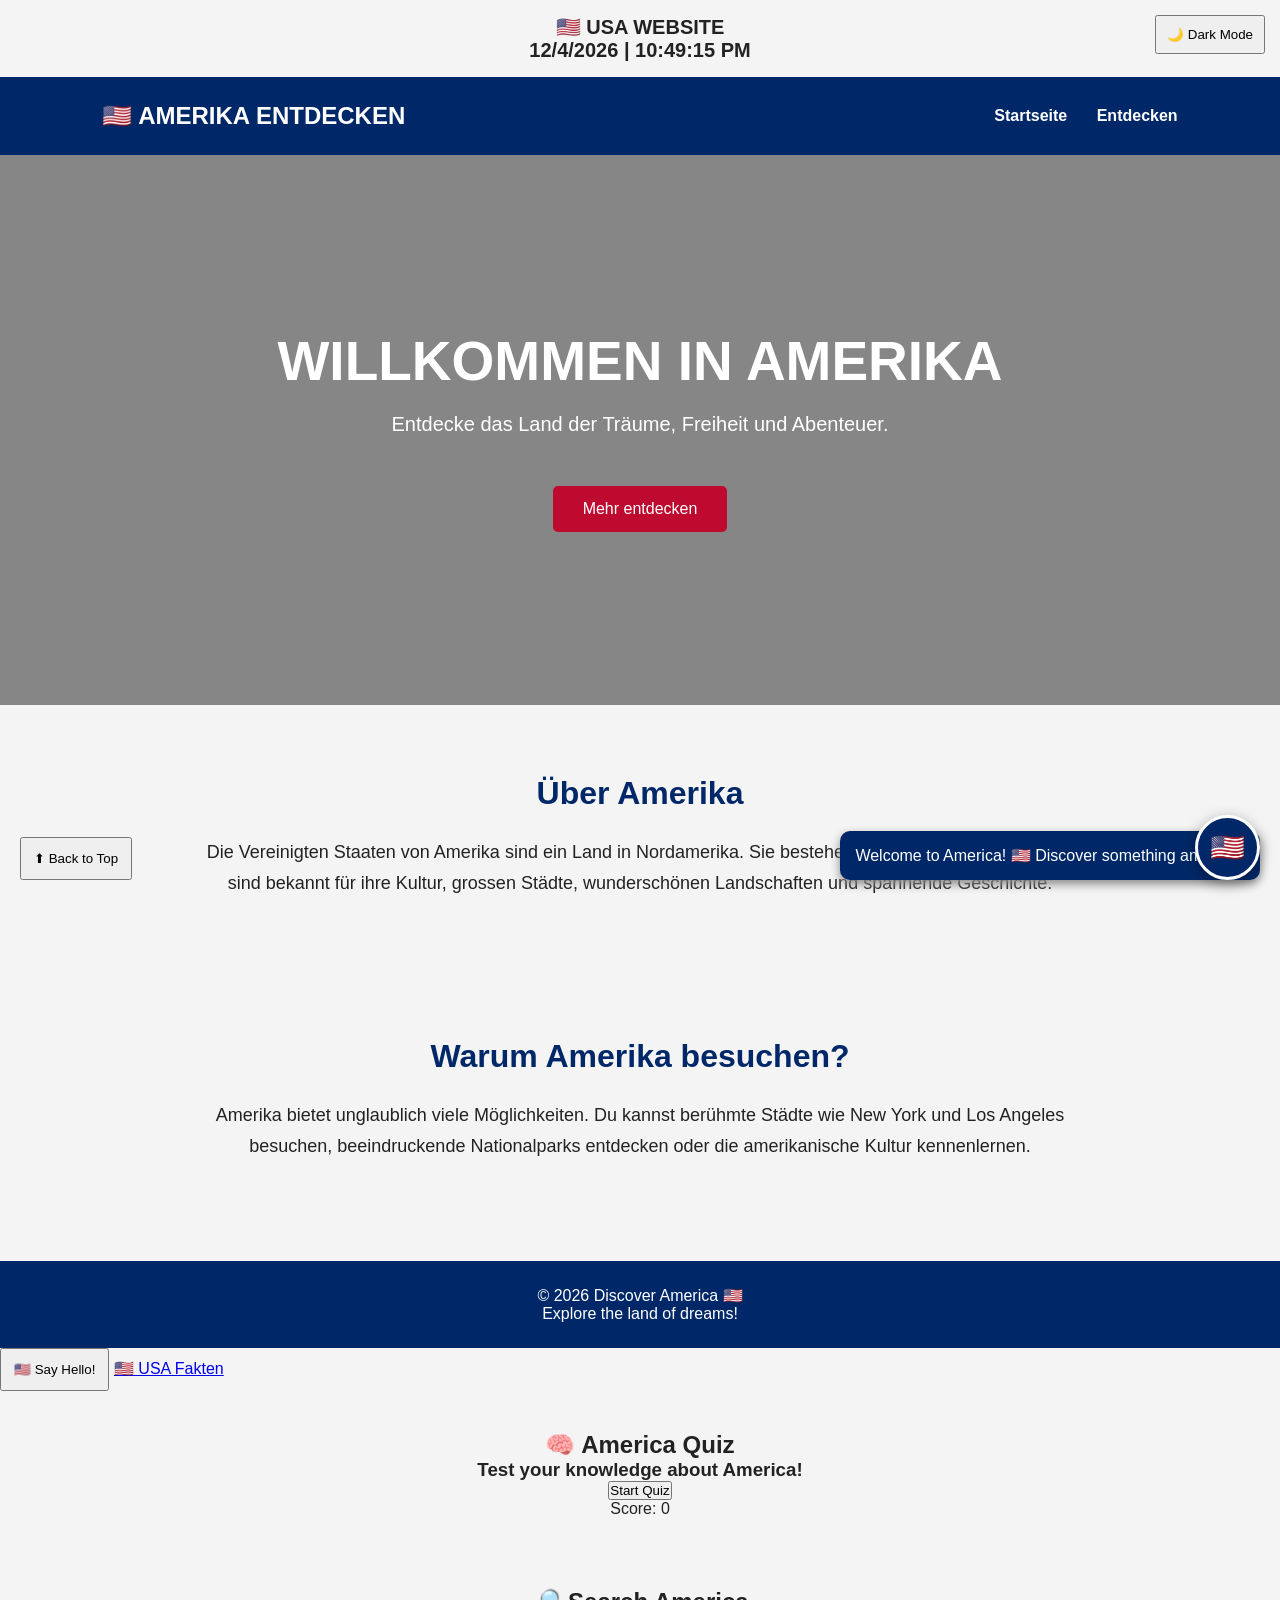
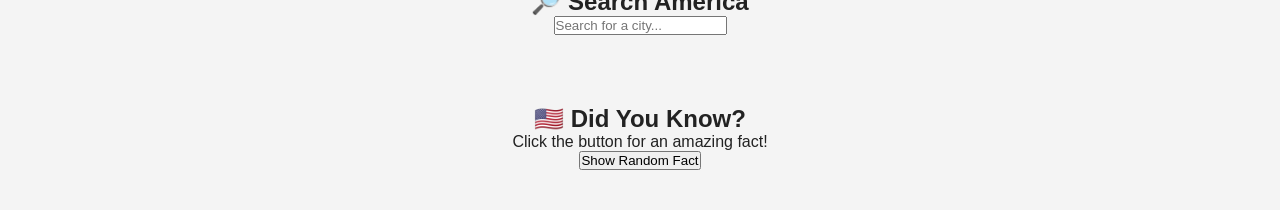
<file: index.html>
<!DOCTYPE html>
<html lang="de">

<head>
    <meta charset="UTF-8">
    <meta name="viewport" content="width=device-width, initial-scale=1.0">

    <title>Amerika entdecken - Startseite</title>

    <link rel="stylesheet" href="style.css">
</head>

<body>

<header>

    <h1>🇺🇸 AMERIKA ENTDECKEN</h1>

    <nav>
        <a href="index.html">Startseite</a>
        <a href="page2.html">Entdecken</a>
    </nav>

</header>

<section class="hero">

    <div>

        <h2>WILLKOMMEN IN AMERIKA</h2>

        <p>
            Entdecke das Land der Träume, Freiheit und Abenteuer.
        </p>

        <a href="page2.html" class="btn">
            Mehr entdecken
        </a>

    </div>

</section>

<section class="intro">

    <h2>Über Amerika</h2>

    <p>
        Die Vereinigten Staaten von Amerika sind ein Land
        in Nordamerika. Sie bestehen aus 50 Bundesstaaten
        und sind bekannt für ihre Kultur, grossen Städte,
        wunderschönen Landschaften und spannende Geschichte.
    </p>

</section>

<section class="intro">

    <h2>Warum Amerika besuchen?</h2>

    <p>
        Amerika bietet unglaublich viele Möglichkeiten.
        Du kannst berühmte Städte wie New York und Los Angeles
        besuchen, beeindruckende Nationalparks entdecken
        oder die amerikanische Kultur kennenlernen.
    </p>

</section>

<footer>

    <p>
        © 2026 Amerika entdecken | Mit ❤️ erstellt
    </p>

</footer>

<!-- JavaScript -->

<script src="script.js"></script>
<script src="america-ai.js"></script>

</body>
</html>
<a href="fakten.html">🇺🇸 USA Fakten</a>
</file>
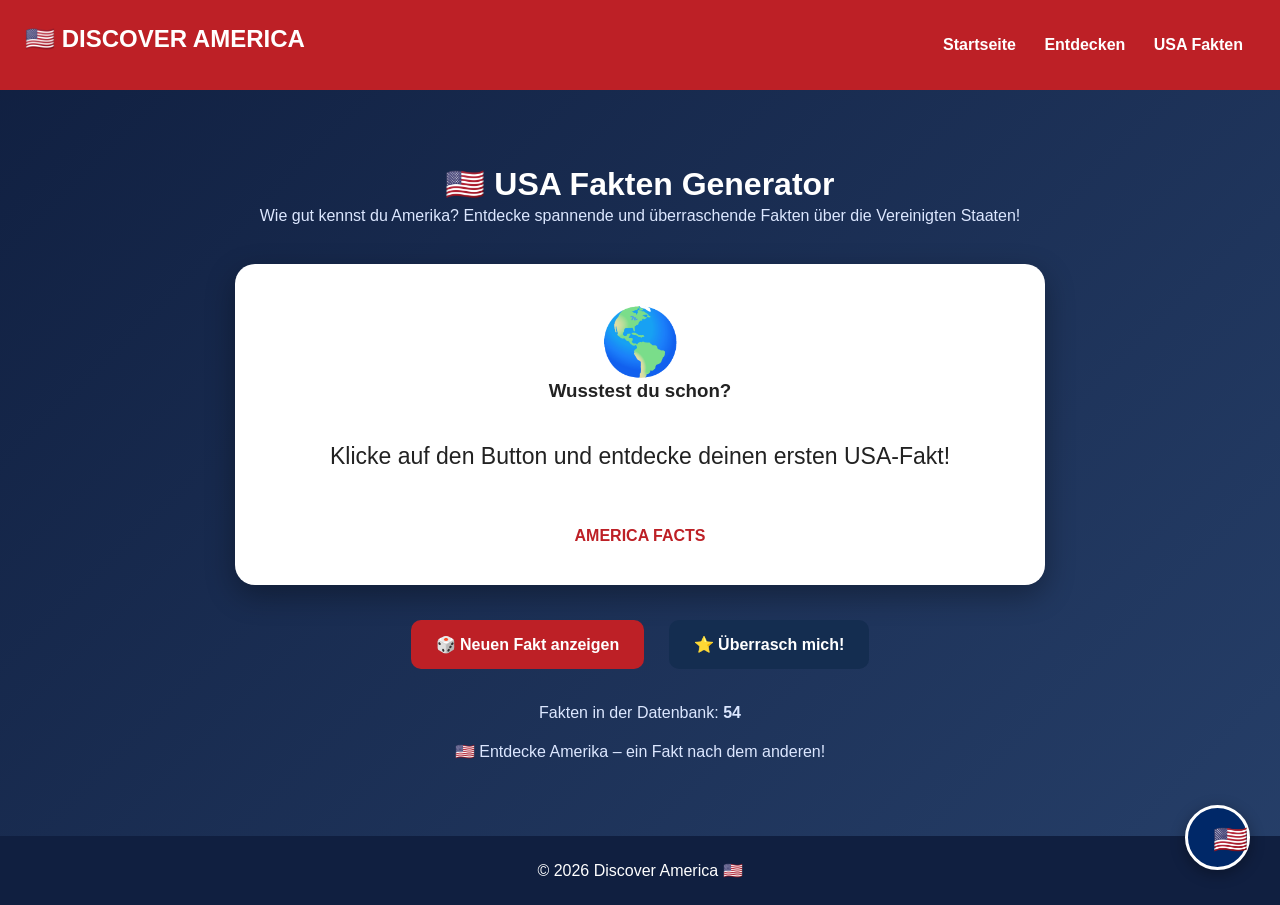
<file: fakten über usa.html>
<!DOCTYPE html>
<html lang="de">
<head>
<meta charset="UTF-8">
<meta name="viewport" content="width=device-width, initial-scale=1.0">
<title>USA Fakten Generator 🇺🇸</title>

<link rel="stylesheet" href="style.css">

<style>
* {
    box-sizing: border-box;
}

body {
    margin: 0;
    font-family: Arial, sans-serif;
    background: linear-gradient(135deg, #101f40, #263f69);
    color: white;
    min-height: 100vh;
}

header {
    background: #bd2026;
    padding: 25px;
    text-align: center;
}

header h1 {
    margin: 0 0 12px;
}

nav a {
    color: white;
    text-decoration: none;
    margin: 0 12px;
    font-weight: bold;
}

.container {
    max-width: 850px;
    margin: 55px auto;
    padding: 20px;
    text-align: center;
}

.container h2 {
    font-size: 32px;
}

.subtitle {
    color: #dce7ff;
    line-height: 1.6;
}

.fact-box {
    background: white;
    color: #222;
    padding: 40px 25px;
    border-radius: 20px;
    margin-top: 35px;
    box-shadow: 0 10px 30px #0005;
    transition: transform .3s;
}

.fact-box:hover {
    transform: translateY(-5px);
}

.fact-icon {
    font-size: 65px;
}

#fact {
    font-size: 23px;
    line-height: 1.6;
    min-height: 110px;
    display: flex;
    justify-content: center;
    align-items: center;
}

#category {
    color: #bd2026;
    font-weight: bold;
    margin-top: 15px;
}

button {
    border: none;
    border-radius: 10px;
    padding: 15px 25px;
    margin: 10px;
    font-size: 16px;
    font-weight: bold;
    cursor: pointer;
    transition: .2s;
}

button:hover {
    transform: scale(1.05);
}

.new-fact {
    background: #bd2026;
    color: white;
}

.random-fact {
    background: #142d50;
    color: white;
}

.counter {
    margin-top: 25px;
    color: #dce7ff;
}

footer {
    text-align: center;
    padding: 25px;
    margin-top: 50px;
    background: #101f40;
}

@media(max-width:600px) {
    .container h2 {
        font-size: 25px;
    }

    #fact {
        font-size: 19px;
    }

    .fact-box {
        padding: 25px 15px;
    }
}
</style>
</head>

<body>

<header>
    <h1>🇺🇸 DISCOVER AMERICA</h1>

    <nav>
        <a href="index.html">Startseite</a>
        <a href="page2.html">Entdecken</a>
        <a href="fakten.html">USA Fakten</a>
    </nav>
</header>

<div class="container">

    <h2>🇺🇸 USA Fakten Generator</h2>

    <p class="subtitle">
        Wie gut kennst du Amerika?
        Entdecke spannende und überraschende Fakten
        über die Vereinigten Staaten!
    </p>

    <div class="fact-box">

        <div class="fact-icon" id="icon">
            🌎
        </div>

        <h3>Wusstest du schon?</h3>

        <p id="fact">
            Klicke auf den Button und entdecke deinen ersten USA-Fakt!
        </p>

        <div id="category">
            AMERICA FACTS
        </div>

    </div>

    <div style="margin-top:25px">

        <button class="new-fact" onclick="neuerFakt()">
            🎲 Neuen Fakt anzeigen
        </button>

        <button class="random-fact" onclick="zufallsFakt()">
            ⭐ Überrasch mich!
        </button>

    </div>

    <div class="counter">
        Fakten in der Datenbank:
        <strong id="anzahl">0</strong>
    </div>

    <p style="color:#dce7ff;margin-top:20px">
        🇺🇸 Entdecke Amerika – ein Fakt nach dem anderen!
    </p>

</div>

<footer>
    © 2026 Discover America 🇺🇸
</footer>

<script>

const fakten = [

{
icon:"🗽",
category:"NEW YORK",
text:"Die Freiheitsstatue war ein Geschenk Frankreichs an die Vereinigten Staaten."
},

{
icon:"⭐",
category:"ALLGEMEIN",
text:"Die amerikanische Flagge besitzt 50 Sterne. Jeder Stern steht für einen Bundesstaat."
},

{
icon:"🏛️",
category:"POLITIK",
text:"Washington, D.C. ist die Hauptstadt der Vereinigten Staaten."
},

{
icon:"🌵",
category:"NATUR",
text:"Alaska ist flächenmässig der grösste Bundesstaat der USA."
},

{
icon:"🌺",
category:"INSELN",
text:"Hawaii ist der einzige US-Bundesstaat, der vollständig aus Inseln besteht."
},

{
icon:"🏜️",
category:"NATUR",
text:"Der Grand Canyon wurde über Millionen von Jahren durch Wasser und Erosion geformt."
},

{
icon:"🎬",
category:"HOLLYWOOD",
text:"Hollywood ist ein Stadtteil von Los Angeles und weltberühmt für die Filmindustrie."
},

{
icon:"🌉",
category:"SAN FRANCISCO",
text:"Die Golden Gate Bridge wurde 1937 eröffnet."
},

{
icon:"🎆",
category:"FEIERTAGE",
text:"Der amerikanische Unabhängigkeitstag wird jedes Jahr am 4. Juli gefeiert."
},

{
icon:"🦬",
category:"TIERE",
text:"Der amerikanische Bison ist das Nationaltier der Vereinigten Staaten."
},

{
icon:"🌳",
category:"NEW YORK",
text:"Der Central Park befindet sich mitten in Manhattan."
},

{
icon:"🏙️",
category:"STÄDTE",
text:"New York City besteht aus fünf Stadtteilen, die Boroughs genannt werden."
},

{
icon:"🎢",
category:"FLORIDA",
text:"Walt Disney World befindet sich in der Nähe von Orlando in Florida."
},

{
icon:"🎰",
category:"NEVADA",
text:"Las Vegas ist besonders für seine grossen Hotels und Shows bekannt."
},

{
icon:"🏀",
category:"SPORT",
text:"Die NBA ist die bekannteste professionelle Basketballliga der USA."
},

{
icon:"🏈",
category:"SPORT",
text:"Der Super Bowl ist das Finale der amerikanischen Football-Liga NFL."
},

{
icon:"🗺️",
category:"GEOGRAFIE",
text:"Die USA grenzen an Kanada und Mexiko."
},

{
icon:"🌊",
category:"NATUR",
text:"Der Mississippi gehört zu den längsten Flusssystemen Nordamerikas."
},

{
icon:"🦅",
category:"SYMBOL",
text:"Der Weisskopfseeadler ist das Wappentier der Vereinigten Staaten."
},

{
icon:"🍔",
category:"ESSEN",
text:"Hamburger und Hotdogs gehören zu den bekanntesten Gerichten der amerikanischen Esskultur."
},

{
icon:"🍎",
category:"NEW YORK",
text:"New York City wird oft The Big Apple genannt."
},

{
icon:"🏔️",
category:"BERGE",
text:"Die Rocky Mountains erstrecken sich über einen grossen Teil des westlichen Nordamerikas."
},

{
icon:"🌋",
category:"NATIONALPARKS",
text:"Yellowstone wurde 1872 gegründet und gilt als erster Nationalpark der Welt."
},

{
icon:"🌲",
category:"NATUR",
text:"Der Yosemite-Nationalpark ist für seine riesigen Granitfelsen und Wasserfälle bekannt."
},

{
icon:"🚀",
category:"WELTRAUM",
text:"Die NASA ist die amerikanische Raumfahrtbehörde."
},

{
icon:"🌕",
category:"WELTRAUM",
text:"1969 landeten mit Apollo 11 erstmals Menschen auf dem Mond."
},

{
icon:"🎸",
category:"MUSIK",
text:"Jazz, Blues und viele andere Musikrichtungen haben wichtige Wurzeln in den USA."
},

{
icon:"🦞",
category:"MAINE",
text:"Der Bundesstaat Maine ist besonders für seine Hummer bekannt."
},

{
icon:"🤠",
category:"TEXAS",
text:"Texas ist flächenmässig der zweitgrösste Bundesstaat der USA."
},

{
icon:"🏙️",
category:"CHICAGO",
text:"Chicago liegt am Lake Michigan und ist für seine Architektur bekannt."
},

{
icon:"🌴",
category:"MIAMI",
text:"Miami liegt in Florida und befindet sich an der Atlantikküste."
},

{
icon:"🧀",
category:"WISCONSIN",
text:"Wisconsin ist besonders für seine Käseproduktion bekannt."
},

{
icon:"🍁",
category:"VERMONT",
text:"Vermont ist bekannt für seine Ahornsirup-Produktion."
},

{
icon:"🏛️",
category:"GESCHICHTE",
text:"Die Unabhängigkeitserklärung der USA wurde am 4. Juli 1776 verabschiedet."
},

{
icon:"📜",
category:"GESCHICHTE",
text:"Die Verfassung der Vereinigten Staaten wurde 1787 unterzeichnet."
},

{
icon:"🎃",
category:"FEIERTAGE",
text:"Halloween wird in den USA am 31. Oktober gefeiert."
},

{
icon:"🦃",
category:"FEIERTAGE",
text:"Thanksgiving wird in den USA am vierten Donnerstag im November gefeiert."
},

{
icon:"🏖️",
category:"KALIFORNIEN",
text:"Kalifornien liegt an der Westküste der Vereinigten Staaten."
},

{
icon:"🏙️",
category:"BOSTON",
text:"Boston ist eine der ältesten Grossstädte der USA."
},

{
icon:"🎵",
category:"NEW ORLEANS",
text:"New Orleans in Louisiana ist eng mit der Geschichte des Jazz verbunden."
},

{
icon:"🌽",
category:"IOWA",
text:"Iowa gehört zu den wichtigen landwirtschaftlichen Bundesstaaten der USA."
},

{
icon:"🗻",
category:"NATUR",
text:"Denali in Alaska ist mit rund 6.190 Metern der höchste Berg Nordamerikas."
},

{
icon:"🌉",
category:"SAN FRANCISCO",
text:"Die Golden Gate Bridge ist ungefähr 2,7 Kilometer lang."
},

{
icon:"🏙️",
category:"NEW YORK",
text:"Das Empire State Building wurde 1931 eröffnet."
},

{
icon:"🎥",
category:"FILM",
text:"Die Oscar-Verleihung ist eine der bekanntesten Veranstaltungen der Filmbranche."
},

{
icon:"🚕",
category:"NEW YORK",
text:"Die gelben Taxis gehören zu den bekanntesten Bildern von New York City."
},

{
icon:"🌊",
category:"NATUR",
text:"Die Niagarafälle liegen an der Grenze zwischen den USA und Kanada."
},

{
icon:"🏜️",
category:"ARIZONA",
text:"Der Grand Canyon liegt hauptsächlich im Bundesstaat Arizona."
},

{
icon:"🏰",
category:"FLORIDA",
text:"Florida ist für seine zahlreichen Freizeitparks bekannt."
},

{
icon:"🛣️",
category:"ROUTE 66",
text:"Die historische Route 66 wurde 1926 eingerichtet und verband Chicago mit Santa Monica."
},

{
icon:"🌆",
category:"SEATTLE",
text:"Der Space Needle ist eines der bekanntesten Wahrzeichen von Seattle."
},

{
icon:"🌎",
category:"GEOGRAFIE",
text:"Die USA bestehen aus 50 Bundesstaaten und dem Bundesdistrikt Washington, D.C."
},

{
icon:"🏞️",
category:"NATIONALPARKS",
text:"Der Zion-Nationalpark befindet sich im Bundesstaat Utah."
},

{
icon:"🗽",
category:"NEW YORK",
text:"Die Freiheitsstatue wurde 1886 eingeweiht."
}

];

let letzterFakt = -1;

document.getElementById("anzahl").textContent = fakten.length;

function neuerFakt() {

    if (fakten.length === 0) return;

    let nummer;

    do {
        nummer = Math.floor(Math.random() * fakten.length);
    } while (fakten.length > 1 && nummer === letzterFakt);

    letzterFakt = nummer;

    const fakt = fakten[nummer];

    const box = document.querySelector(".fact-box");

    box.style.opacity = "0";
    box.style.transform = "translateY(10px)";

    setTimeout(() => {

        document.getElementById("icon").textContent = fakt.icon;
        document.getElementById("fact").textContent = fakt.text;
        document.getElementById("category").textContent = fakt.category;

        box.style.opacity = "1";
        box.style.transform = "translateY(0)";

    }, 200);

}

function zufallsFakt() {
    neuerFakt();
}

</script>

<script src="america-ai.js" defer></script>

</body>
</html>
</file>
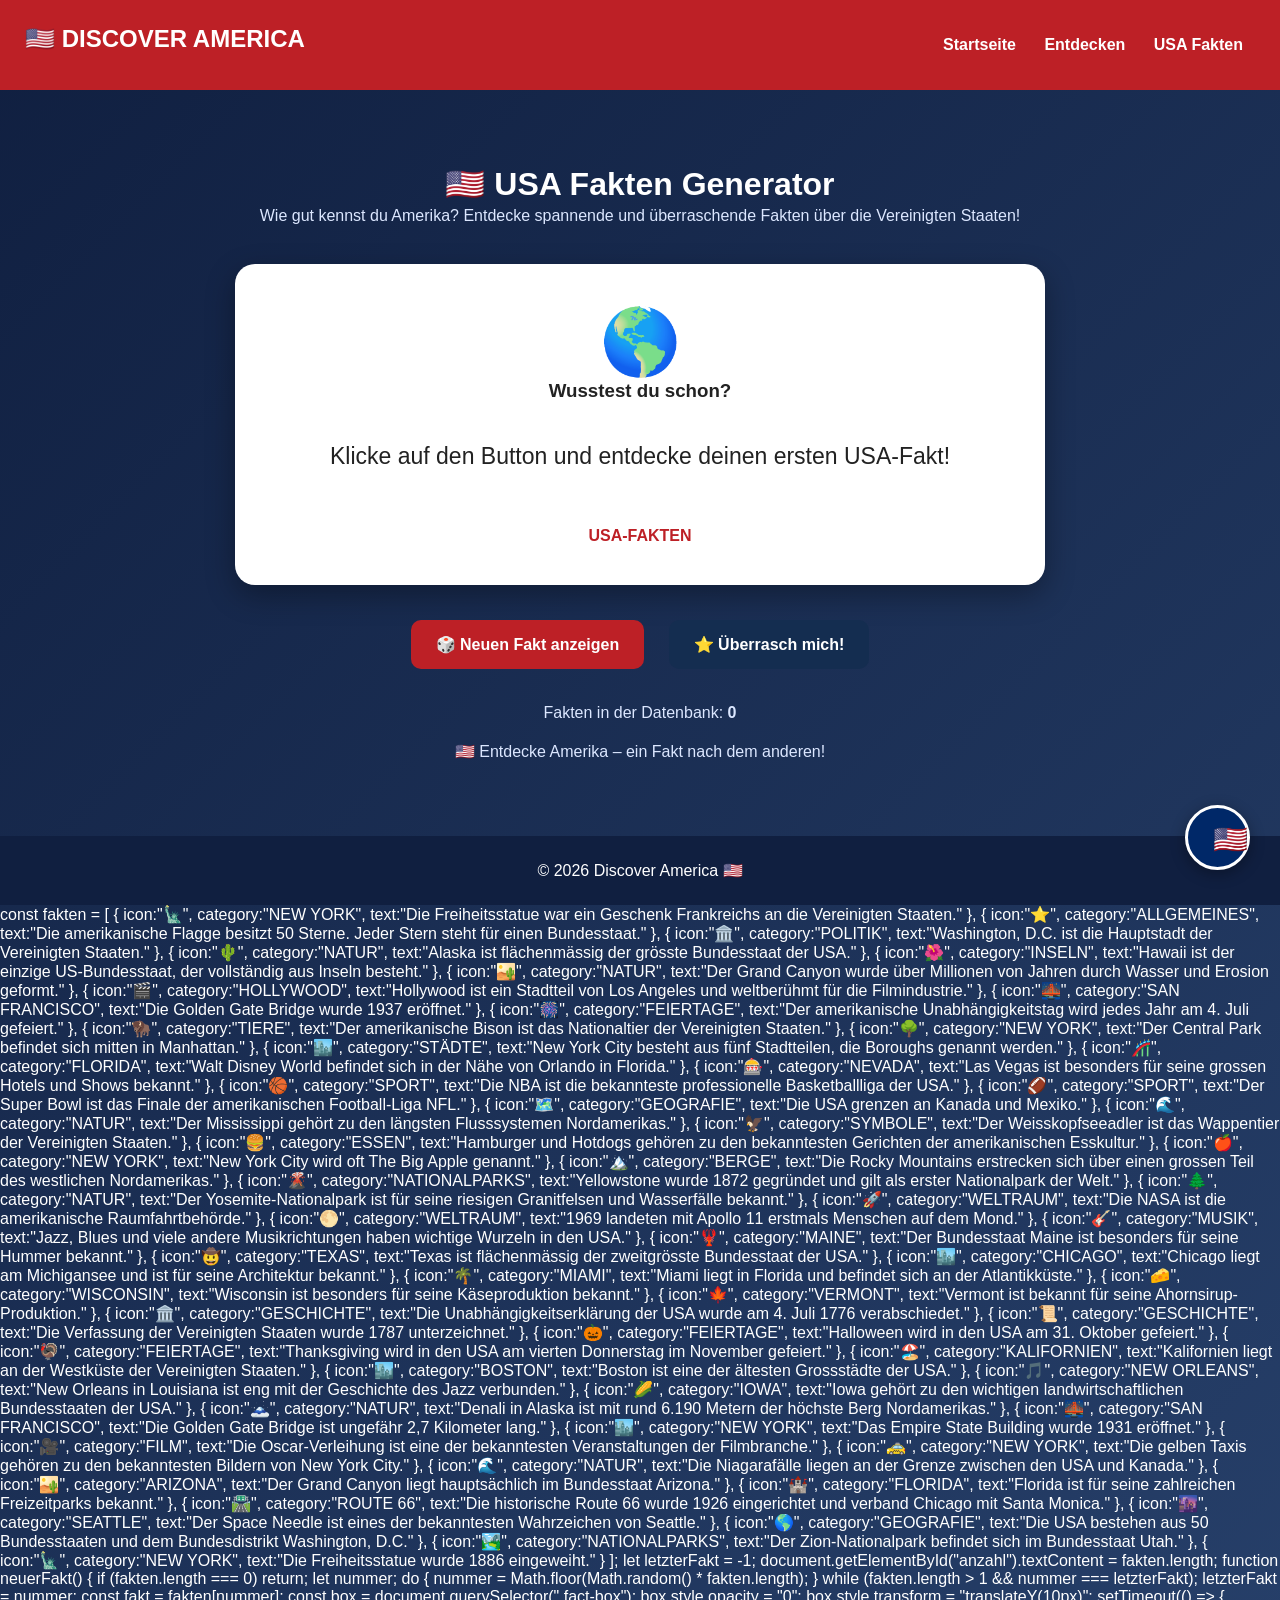
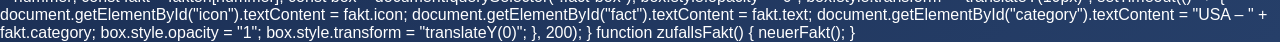
<file: fakten.html>
<!DOCTYPE html>
<html lang="de">
<head>
<meta charset="UTF-8">
<meta name="viewport" content="width=device-width, initial-scale=1.0">
<title>USA Fakten Generator 🇺🇸</title>

<link rel="stylesheet" href="style.css">

<style>
* {
    box-sizing: border-box;
}

body {
    margin: 0;
    font-family: Arial, sans-serif;
    background: linear-gradient(135deg, #101f40, #263f69);
    color: white;
    min-height: 100vh;
}

header {
    background: #bd2026;
    padding: 25px;
    text-align: center;
}

header h1 {
    margin: 0 0 12px;
}

nav a {
    color: white;
    text-decoration: none;
    margin: 0 12px;
    font-weight: bold;
}

.container {
    max-width: 850px;
    margin: 55px auto;
    padding: 20px;
    text-align: center;
}

.container h2 {
    font-size: 32px;
}

.subtitle {
    color: #dce7ff;
    line-height: 1.6;
}

.fact-box {
    background: white;
    color: #222;
    padding: 40px 25px;
    border-radius: 20px;
    margin-top: 35px;
    box-shadow: 0 10px 30px #0005;
    transition: transform .3s;
}

.fact-box:hover {
    transform: translateY(-5px);
}

.fact-icon {
    font-size: 65px;
}

#fact {
    font-size: 23px;
    line-height: 1.6;
    min-height: 110px;
    display: flex;
    justify-content: center;
    align-items: center;
}

#category {
    color: #bd2026;
    font-weight: bold;
    margin-top: 15px;
}

button {
    border: none;
    border-radius: 10px;
    padding: 15px 25px;
    margin: 10px;
    font-size: 16px;
    font-weight: bold;
    cursor: pointer;
    transition: .2s;
}

button:hover {
    transform: scale(1.05);
}

.new-fact {
    background: #bd2026;
    color: white;
}

.random-fact {
    background: #142d50;
    color: white;
}

.counter {
    margin-top: 25px;
    color: #dce7ff;
}

footer {
    text-align: center;
    padding: 25px;
    margin-top: 50px;
    background: #101f40;
}

@media(max-width:600px) {
    .container h2 {
        font-size: 25px;
    }

    #fact {
        font-size: 19px;
    }

    .fact-box {
        padding: 25px 15px;
    }
}
</style>
</head>

<body>

<header>
    <h1>🇺🇸 DISCOVER AMERICA</h1>

    <nav>
        <a href="index.html">Startseite</a>
        <a href="page2.html">Entdecken</a>
        <a href="fakten.html">USA Fakten</a>
    </nav>
</header>

<div class="container">

    <h2>🇺🇸 USA Fakten Generator</h2>

    <p class="subtitle">
        Wie gut kennst du Amerika?
        Entdecke spannende und überraschende Fakten
        über die Vereinigten Staaten!
    </p>

    <div class="fact-box">

        <div class="fact-icon" id="icon">
            🌎
        </div>

        <h3>Wusstest du schon?</h3>

        <p id="fact">
            Klicke auf den Button und entdecke deinen ersten USA-Fakt!
        </p>

        <div id="category">
    USA-FAKTEN
</div>
    </div>

    <div style="margin-top:25px">

        <button class="new-fact" onclick="neuerFakt()">
            🎲 Neuen Fakt anzeigen
        </button>

        <button class="random-fact" onclick="zufallsFakt()">
            ⭐ Überrasch mich!
        </button>

    </div>

    <div class="counter">
        Fakten in der Datenbank:
        <strong id="anzahl">0</strong>
    </div>

    <p style="color:#dce7ff;margin-top:20px">
        🇺🇸 Entdecke Amerika – ein Fakt nach dem anderen!
    </p>

</div>

<footer>
    © 2026 Discover America 🇺🇸
</footer>


const fakten = [
    { icon:"🗽", category:"NEW YORK", text:"Die Freiheitsstatue war ein Geschenk Frankreichs an die Vereinigten Staaten." },
    { icon:"⭐", category:"ALLGEMEINES", text:"Die amerikanische Flagge besitzt 50 Sterne. Jeder Stern steht für einen Bundesstaat." },
    { icon:"🏛️", category:"POLITIK", text:"Washington, D.C. ist die Hauptstadt der Vereinigten Staaten." },
    { icon:"🌵", category:"NATUR", text:"Alaska ist flächenmässig der grösste Bundesstaat der USA." },
    { icon:"🌺", category:"INSELN", text:"Hawaii ist der einzige US-Bundesstaat, der vollständig aus Inseln besteht." },
    { icon:"🏜️", category:"NATUR", text:"Der Grand Canyon wurde über Millionen von Jahren durch Wasser und Erosion geformt." },
    { icon:"🎬", category:"HOLLYWOOD", text:"Hollywood ist ein Stadtteil von Los Angeles und weltberühmt für die Filmindustrie." },
    { icon:"🌉", category:"SAN FRANCISCO", text:"Die Golden Gate Bridge wurde 1937 eröffnet." },
    { icon:"🎆", category:"FEIERTAGE", text:"Der amerikanische Unabhängigkeitstag wird jedes Jahr am 4. Juli gefeiert." },
    { icon:"🦬", category:"TIERE", text:"Der amerikanische Bison ist das Nationaltier der Vereinigten Staaten." },
    { icon:"🌳", category:"NEW YORK", text:"Der Central Park befindet sich mitten in Manhattan." },
    { icon:"🏙️", category:"STÄDTE", text:"New York City besteht aus fünf Stadtteilen, die Boroughs genannt werden." },
    { icon:"🎢", category:"FLORIDA", text:"Walt Disney World befindet sich in der Nähe von Orlando in Florida." },
    { icon:"🎰", category:"NEVADA", text:"Las Vegas ist besonders für seine grossen Hotels und Shows bekannt." },
    { icon:"🏀", category:"SPORT", text:"Die NBA ist die bekannteste professionelle Basketballliga der USA." },
    { icon:"🏈", category:"SPORT", text:"Der Super Bowl ist das Finale der amerikanischen Football-Liga NFL." },
    { icon:"🗺️", category:"GEOGRAFIE", text:"Die USA grenzen an Kanada und Mexiko." },
    { icon:"🌊", category:"NATUR", text:"Der Mississippi gehört zu den längsten Flusssystemen Nordamerikas." },
    { icon:"🦅", category:"SYMBOLE", text:"Der Weisskopfseeadler ist das Wappentier der Vereinigten Staaten." },
    { icon:"🍔", category:"ESSEN", text:"Hamburger und Hotdogs gehören zu den bekanntesten Gerichten der amerikanischen Esskultur." },
    { icon:"🍎", category:"NEW YORK", text:"New York City wird oft The Big Apple genannt." },
    { icon:"🏔️", category:"BERGE", text:"Die Rocky Mountains erstrecken sich über einen grossen Teil des westlichen Nordamerikas." },
    { icon:"🌋", category:"NATIONALPARKS", text:"Yellowstone wurde 1872 gegründet und gilt als erster Nationalpark der Welt." },
    { icon:"🌲", category:"NATUR", text:"Der Yosemite-Nationalpark ist für seine riesigen Granitfelsen und Wasserfälle bekannt." },
    { icon:"🚀", category:"WELTRAUM", text:"Die NASA ist die amerikanische Raumfahrtbehörde." },
    { icon:"🌕", category:"WELTRAUM", text:"1969 landeten mit Apollo 11 erstmals Menschen auf dem Mond." },
    { icon:"🎸", category:"MUSIK", text:"Jazz, Blues und viele andere Musikrichtungen haben wichtige Wurzeln in den USA." },
    { icon:"🦞", category:"MAINE", text:"Der Bundesstaat Maine ist besonders für seine Hummer bekannt." },
    { icon:"🤠", category:"TEXAS", text:"Texas ist flächenmässig der zweitgrösste Bundesstaat der USA." },
    { icon:"🏙️", category:"CHICAGO", text:"Chicago liegt am Michigansee und ist für seine Architektur bekannt." },
    { icon:"🌴", category:"MIAMI", text:"Miami liegt in Florida und befindet sich an der Atlantikküste." },
    { icon:"🧀", category:"WISCONSIN", text:"Wisconsin ist besonders für seine Käseproduktion bekannt." },
    { icon:"🍁", category:"VERMONT", text:"Vermont ist bekannt für seine Ahornsirup-Produktion." },
    { icon:"🏛️", category:"GESCHICHTE", text:"Die Unabhängigkeitserklärung der USA wurde am 4. Juli 1776 verabschiedet." },
    { icon:"📜", category:"GESCHICHTE", text:"Die Verfassung der Vereinigten Staaten wurde 1787 unterzeichnet." },
    { icon:"🎃", category:"FEIERTAGE", text:"Halloween wird in den USA am 31. Oktober gefeiert." },
    { icon:"🦃", category:"FEIERTAGE", text:"Thanksgiving wird in den USA am vierten Donnerstag im November gefeiert." },
    { icon:"🏖️", category:"KALIFORNIEN", text:"Kalifornien liegt an der Westküste der Vereinigten Staaten." },
    { icon:"🏙️", category:"BOSTON", text:"Boston ist eine der ältesten Grossstädte der USA." },
    { icon:"🎵", category:"NEW ORLEANS", text:"New Orleans in Louisiana ist eng mit der Geschichte des Jazz verbunden." },
    { icon:"🌽", category:"IOWA", text:"Iowa gehört zu den wichtigen landwirtschaftlichen Bundesstaaten der USA." },
    { icon:"🗻", category:"NATUR", text:"Denali in Alaska ist mit rund 6.190 Metern der höchste Berg Nordamerikas." },
    { icon:"🌉", category:"SAN FRANCISCO", text:"Die Golden Gate Bridge ist ungefähr 2,7 Kilometer lang." },
    { icon:"🏙️", category:"NEW YORK", text:"Das Empire State Building wurde 1931 eröffnet." },
    { icon:"🎥", category:"FILM", text:"Die Oscar-Verleihung ist eine der bekanntesten Veranstaltungen der Filmbranche." },
    { icon:"🚕", category:"NEW YORK", text:"Die gelben Taxis gehören zu den bekanntesten Bildern von New York City." },
    { icon:"🌊", category:"NATUR", text:"Die Niagarafälle liegen an der Grenze zwischen den USA und Kanada." },
    { icon:"🏜️", category:"ARIZONA", text:"Der Grand Canyon liegt hauptsächlich im Bundesstaat Arizona." },
    { icon:"🏰", category:"FLORIDA", text:"Florida ist für seine zahlreichen Freizeitparks bekannt." },
    { icon:"🛣️", category:"ROUTE 66", text:"Die historische Route 66 wurde 1926 eingerichtet und verband Chicago mit Santa Monica." },
    { icon:"🌆", category:"SEATTLE", text:"Der Space Needle ist eines der bekanntesten Wahrzeichen von Seattle." },
    { icon:"🌎", category:"GEOGRAFIE", text:"Die USA bestehen aus 50 Bundesstaaten und dem Bundesdistrikt Washington, D.C." },
    { icon:"🏞️", category:"NATIONALPARKS", text:"Der Zion-Nationalpark befindet sich im Bundesstaat Utah." },
    { icon:"🗽", category:"NEW YORK", text:"Die Freiheitsstatue wurde 1886 eingeweiht." }
];

let letzterFakt = -1;

document.getElementById("anzahl").textContent = fakten.length;

function neuerFakt() {
    if (fakten.length === 0) return;

    let nummer;

    do {
        nummer = Math.floor(Math.random() * fakten.length);
    } while (fakten.length > 1 && nummer === letzterFakt);

    letzterFakt = nummer;

    const fakt = fakten[nummer];
    const box = document.querySelector(".fact-box");

    box.style.opacity = "0";
    box.style.transform = "translateY(10px)";

    setTimeout(() => {
        document.getElementById("icon").textContent = fakt.icon;
        document.getElementById("fact").textContent = fakt.text;
        document.getElementById("category").textContent = "USA – " + fakt.category;

        box.style.opacity = "1";
        box.style.transform = "translateY(0)";
    }, 200);
}

function zufallsFakt() {
    neuerFakt();
}


<script src="america-ai.js" defer></script>

</body>
</html>
</file>
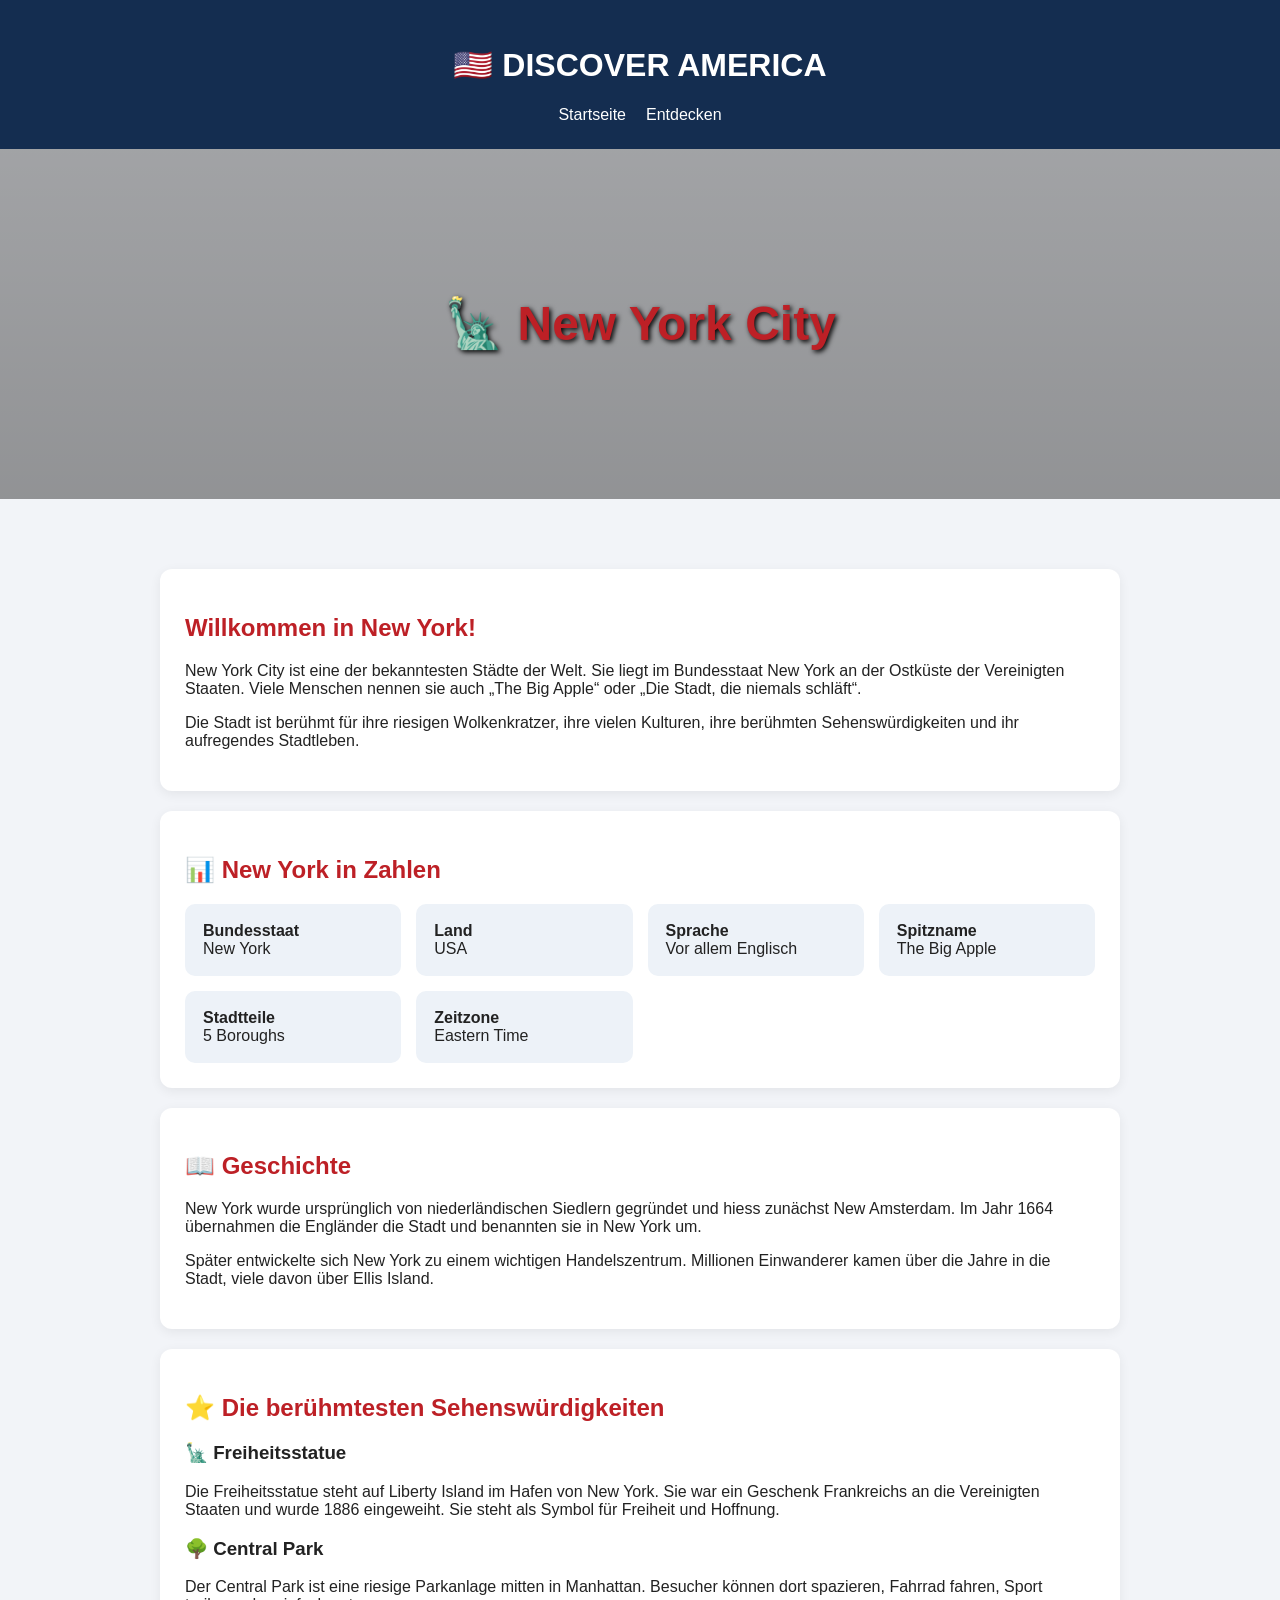
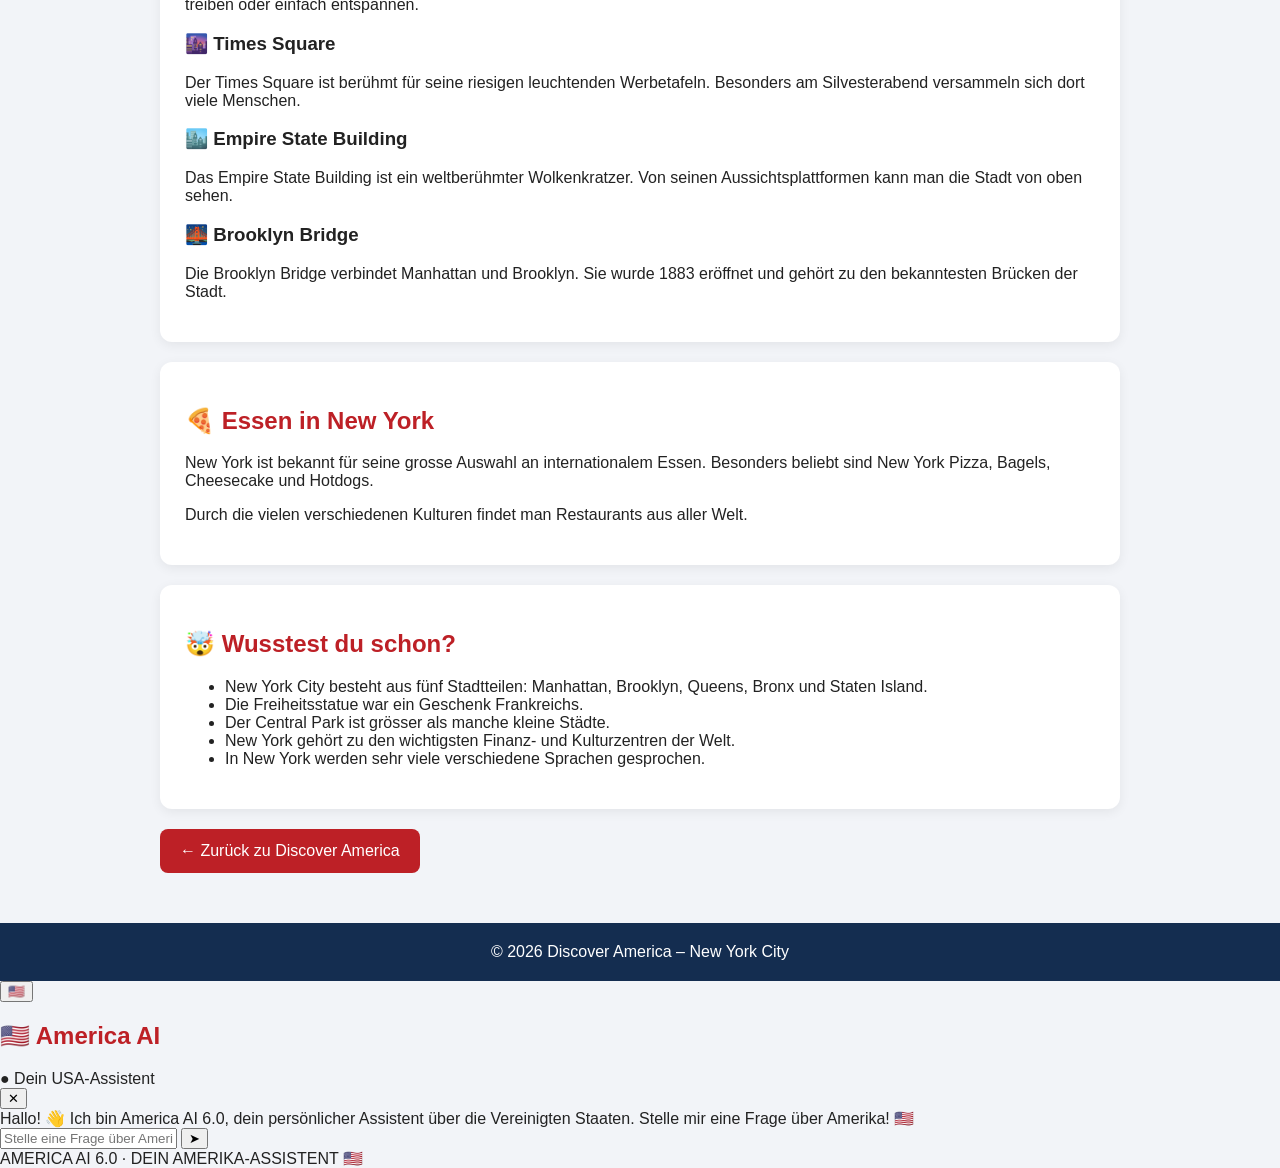
<file: losangeles.html>
<!DOCTYPE html>
<html lang="de">
<head>
<meta charset="UTF-8">
<meta name="viewport" content="width=device-width, initial-scale=1.0">
<title>New York City – Discover America</title>
<style>
*{box-sizing:border-box}
body{margin:0;font-family:Arial,sans-serif;background:#f2f4f8;color:#222}
header{background:#142d50;color:white;padding:25px;text-align:center}
nav a{color:white;margin:10px;text-decoration:none}
.hero{height:350px;background:linear-gradient(#0005,#0006),url('https://images.unsplash.com/photo-1534430480872-3498386e7856?w=1400') center/cover;display:flex;align-items:center;justify-content:center;color:white;text-align:center}
.hero h2{font-size:48px;text-shadow:2px 2px 5px black}
main{max-width:1000px;margin:30px auto;padding:20px}
section{background:white;padding:25px;margin:20px 0;border-radius:12px;box-shadow:0 3px 12px #0001}
h2{color:#bd2026}
.facts{display:grid;grid-template-columns:repeat(auto-fit,minmax(180px,1fr));gap:15px}
.fact{background:#edf2f8;padding:18px;border-radius:10px}
.back{display:inline-block;background:#bd2026;color:white;padding:13px 20px;text-decoration:none;border-radius:8px}
footer{text-align:center;background:#142d50;color:white;padding:20px}
</style>
</head>
<body>
<header>
<h1>🇺🇸 DISCOVER AMERICA</h1>
<nav><a href="index.html">Startseite</a><a href="page2.html">Entdecken</a></nav>
</header>

<div class="hero"><h2>🗽 New York City</h2></div>

<main>
<section>
<h2>Willkommen in New York!</h2>
<p>New York City ist eine der bekanntesten Städte der Welt. Sie liegt im Bundesstaat New York an der Ostküste der Vereinigten Staaten. Viele Menschen nennen sie auch „The Big Apple“ oder „Die Stadt, die niemals schläft“.</p>
<p>Die Stadt ist berühmt für ihre riesigen Wolkenkratzer, ihre vielen Kulturen, ihre berühmten Sehenswürdigkeiten und ihr aufregendes Stadtleben.</p>
</section>

<section>
<h2>📊 New York in Zahlen</h2>
<div class="facts">
<div class="fact"><b>Bundesstaat</b><br>New York</div>
<div class="fact"><b>Land</b><br>USA</div>
<div class="fact"><b>Sprache</b><br>Vor allem Englisch</div>
<div class="fact"><b>Spitzname</b><br>The Big Apple</div>
<div class="fact"><b>Stadtteile</b><br>5 Boroughs</div>
<div class="fact"><b>Zeitzone</b><br>Eastern Time</div>
</div>
</section>

<section>
<h2>📖 Geschichte</h2>
<p>New York wurde ursprünglich von niederländischen Siedlern gegründet und hiess zunächst New Amsterdam. Im Jahr 1664 übernahmen die Engländer die Stadt und benannten sie in New York um.</p>
<p>Später entwickelte sich New York zu einem wichtigen Handelszentrum. Millionen Einwanderer kamen über die Jahre in die Stadt, viele davon über Ellis Island.</p>
</section>

<section>
<h2>⭐ Die berühmtesten Sehenswürdigkeiten</h2>
<h3>🗽 Freiheitsstatue</h3>
<p>Die Freiheitsstatue steht auf Liberty Island im Hafen von New York. Sie war ein Geschenk Frankreichs an die Vereinigten Staaten und wurde 1886 eingeweiht. Sie steht als Symbol für Freiheit und Hoffnung.</p>

<h3>🌳 Central Park</h3>
<p>Der Central Park ist eine riesige Parkanlage mitten in Manhattan. Besucher können dort spazieren, Fahrrad fahren, Sport treiben oder einfach entspannen.</p>

<h3>🌆 Times Square</h3>
<p>Der Times Square ist berühmt für seine riesigen leuchtenden Werbetafeln. Besonders am Silvesterabend versammeln sich dort viele Menschen.</p>

<h3>🏙️ Empire State Building</h3>
<p>Das Empire State Building ist ein weltberühmter Wolkenkratzer. Von seinen Aussichtsplattformen kann man die Stadt von oben sehen.</p>

<h3>🌉 Brooklyn Bridge</h3>
<p>Die Brooklyn Bridge verbindet Manhattan und Brooklyn. Sie wurde 1883 eröffnet und gehört zu den bekanntesten Brücken der Stadt.</p>
</section>

<section>
<h2>🍕 Essen in New York</h2>
<p>New York ist bekannt für seine grosse Auswahl an internationalem Essen. Besonders beliebt sind New York Pizza, Bagels, Cheesecake und Hotdogs.</p>
<p>Durch die vielen verschiedenen Kulturen findet man Restaurants aus aller Welt.</p>
</section>

<section>
<h2>🤯 Wusstest du schon?</h2>
<ul>
<li>New York City besteht aus fünf Stadtteilen: Manhattan, Brooklyn, Queens, Bronx und Staten Island.</li>
<li>Die Freiheitsstatue war ein Geschenk Frankreichs.</li>
<li>Der Central Park ist grösser als manche kleine Städte.</li>
<li>New York gehört zu den wichtigsten Finanz- und Kulturzentren der Welt.</li>
<li>In New York werden sehr viele verschiedene Sprachen gesprochen.</li>
</ul>
</section>

<a class="back" href="page2.html">← Zurück zu Discover America</a>
</main>

<footer>© 2026 Discover America – New York City</footer>
<script src="america-ai.js" defer></script>
</body>
</html>
</file>
<file: style.css>
* {
    margin: 0;
    padding: 0;
    box-sizing: border-box;
}

body {
    font-family: Arial, sans-serif;
    background: #f4f4f4;
    color: #222;
}

header {
    background: #002868;
    color: white;
    padding: 25px 8%;
    display: flex;
    justify-content: space-between;
    align-items: center;
}

header h1 {
    font-size: 24px;
}

nav a {
    color: white;
    text-decoration: none;
    margin-left: 25px;
    font-weight: bold;
}

nav a:hover {
    color: #bf0a30;
}

.hero {
    height: 550px;
    background:
    linear-gradient(rgba(0,0,0,0.45), rgba(0,0,0,0.45)),
    url("https://images.unsplash.com/photo-1485738422979-f5c462d49f74?w=1600");
    background-size: cover;
    background-position: center;
    display: flex;
    align-items: center;
    justify-content: center;
    text-align: center;
    color: white;
}

.hero h2 {
    font-size: 55px;
    margin-bottom: 20px;
}

.hero p {
    font-size: 20px;
    margin-bottom: 30px;
}

.btn {
    display: inline-block;
    background: #bf0a30;
    color: white;
    padding: 14px 30px;
    text-decoration: none;
    border-radius: 5px;
    margin-top: 20px;
}

.btn:hover {
    background: #002868;
}

.intro {
    text-align: center;
    padding: 70px 15%;
}

.intro h2,
.content h2 {
    font-size: 32px;
    margin-bottom: 25px;
    color: #002868;
}

.intro p {
    font-size: 18px;
    line-height: 1.7;
}

.content {
    padding: 60px 8%;
    text-align: center;
}

.places {
    display: flex;
    justify-content: center;
    gap: 25px;
    flex-wrap: wrap;
    margin: 40px 0 60px;
}

.card {
    background: white;
    width: 300px;
    border-radius: 10px;
    overflow: hidden;
    box-shadow: 0 4px 12px rgba(0,0,0,0.15);
}

.card img {
    width: 100%;
    height: 200px;
    object-fit: cover;
}

.card h3 {
    margin: 20px;
    color: #bf0a30;
}

.card p {
    padding: 0 20px 25px;
    line-height: 1.5;
}

.content ul {
    display: inline-block;
    text-align: left;
    line-height: 2;
    margin-bottom: 30px;
}

footer {
    background: #002868;
    color: white;
    text-align: center;
    padding: 25px;
    margin-top: 30px;
}

@media (max-width: 600px) {
    header {
        flex-direction: column;
        gap: 20px;
    }

    .hero h2 {
        font-size: 35px;
    }

    nav a {
        margin: 0 10px;
    }
}


#america-ai {
    position: fixed;
    bottom: 20px;
    right: 20px;
    z-index: 9999;
    font-family: Arial, sans-serif;
}

/* Floating Chat Button */

#ai-toggle {
    width: 65px;
    height: 65px;
    border-radius: 50%;
    border: 3px solid white;
    background: #002868;
    color: white;
    font-size: 28px;
    cursor: pointer;
    box-shadow: 0 4px 15px rgba(0,0,0,0.3);
}

#ai-toggle:hover {
    transform: scale(1.1);
}

/* Chat Window */

#ai-window {
    width: 350px;
    max-width: calc(100vw - 30px);
    height: 450px;
    max-height: calc(100vh - 40px);
    background: white;
    color: #222;
    border-radius: 15px;
    overflow: hidden;
    flex-direction: column;
    box-shadow: 0 5px 25px rgba(0,0,0,0.3);
}

/* Header */

.ai-header {
    background: #002868;
    color: white;
    padding: 15px;
    display: flex;
    justify-content: space-between;
    align-items: center;
}

.ai-header h2 {
    font-size: 19px;
}

#ai-close {
    background: #bf0a30;
    color: white;
    border: none;
    border-radius: 5px;
    padding: 7px 11px;
    cursor: pointer;
}

/* Messages */

#ai-messages {
    flex: 1;
    padding: 15px;
    overflow-y: auto;
    display: flex;
    flex-direction: column;
    gap: 12px;
}

.ai-message {
    background: #eeeeee;
    color: #222;
    padding: 12px;
    border-radius: 12px;
    max-width: 90%;
    align-self: flex-start;
    line-height: 1.5;
}

.user-message {
    background: #002868;
    color: white;
    padding: 12px;
    border-radius: 12px;
    max-width: 90%;
    align-self: flex-end;
    line-height: 1.5;
}

/* Input */

.ai-input {
    display: flex;
    padding: 12px;
    border-top: 1px solid #ddd;
    gap: 8px;
}

.ai-input input {
    flex: 1;
    min-width: 0;
    padding: 12px;
    border: 1px solid #ccc;
    border-radius: 20px;
}

.ai-input button {
    background: #bf0a30;
    color: white;
    border: none;
    padding: 12px 16px;
    border-radius: 50%;
    cursor: pointer;
}

/* Mobile */

@media (max-width: 500px) {

    #america-ai {
        right: 15px;
        bottom: 15px;
    }

    #ai-window {
        width: calc(100vw - 30px);
        height: 420px;
    }

}

/* AMERICA AI COMPLETE DESIGN */

#america-ai {
    position: fixed;
    bottom: 20px;
    right: 20px;
    z-index: 99999;
    font-family: Arial, sans-serif;
}

#ai-toggle {
    width: 65px;
    height: 65px;
    border-radius: 50%;
    background: #002868;
    color: white;
    border: 3px solid white;
    font-size: 28px;
    cursor: pointer;
    box-shadow: 0 4px 15px #0005;
}

#ai-window {
    display: none;
    width: 350px;
    max-width: calc(100vw - 30px);
    height: 450px;
    background: white;
    color: #222;
    border-radius: 15px;
    overflow: hidden;
    flex-direction: column;
    box-shadow: 0 5px 25px #0005;
}

#america-ai.open #ai-window {
    display: flex;
}

#america-ai.open #ai-toggle {
    display: none;
}

#america-ai .ai-header {
    background: #002868;
    color: white;
    padding: 15px;
    display: flex;
    justify-content: space-between;
    align-items: center;
}

#america-ai .ai-header h2 {
    font-size: 19px;
    margin: 0 0 5px;
}

#america-ai .ai-header span {
    font-size: 12px;
    color: #7dff9b;
}

#ai-close {
    background: #bf0a30;
    color: white;
    border: none;
    padding: 10px 14px;
    border-radius: 6px;
    cursor: pointer;
    font-size: 18px;
}

#ai-messages {
    flex: 1;
    padding: 15px;
    overflow-y: auto;
    display: flex;
    flex-direction: column;
    gap: 12px;
}

#america-ai .ai-message {
    background: #eeeeee;
    color: #222;
    padding: 12px;
    border-radius: 12px;
    max-width: 90%;
    align-self: flex-start;
    line-height: 1.5;
}

#america-ai .user-message {
    background: #002868;
    color: white;
    padding: 12px;
    border-radius: 12px;
    max-width: 90%;
    align-self: flex-end;
}

#america-ai .ai-input {
    display: flex;
    padding: 12px;
    gap: 8px;
    border-top: 1px solid #ddd;
}

#america-ai .ai-input input {
    flex: 1;
    min-width: 0;
    padding: 12px;
    border: 1px solid #ccc;
    border-radius: 20px;
}

#america-ai .ai-input button {
    background: #bf0a30;
    color: white;
    border: none;
    padding: 12px 16px;
    border-radius: 50%;
    cursor: pointer;
}

#america-ai .ai-footer {
    text-align: center;
    background: #f5f5f5;
    padding: 8px;
    font-size: 10px;
    color: #777;
}

@media (max-width: 500px) {
    #america-ai {
        right: 12px;
        bottom: 12px;
    }

    #ai-window {
        width: calc(100vw - 24px);
        height: min(450px, calc(100dvh - 30px));
    }
}
</file>
